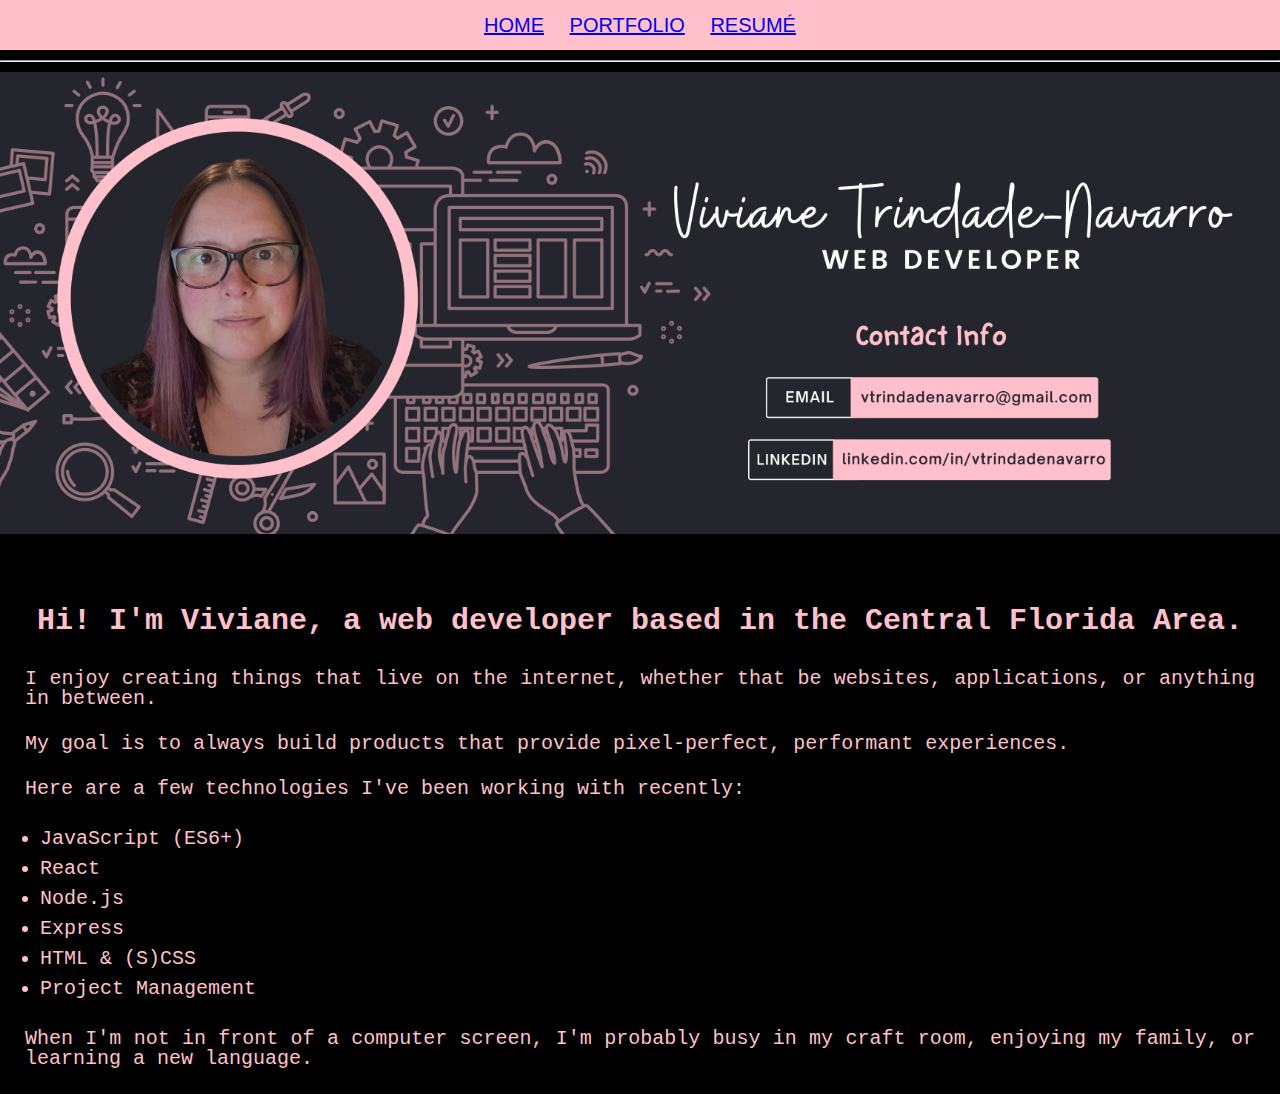
<file: index.html>
<!DOCTYPE html>
<html lang="en">
<head>
    <meta charset="UTF-8">
    <meta name="viewport" content="width=device-width, initial-scale=1.0">
    <title>Viviane Trindade-Navarro | Web Developer</title>
    <link rel="stylesheet" href="./Style/style.css">
</head>
<body>
    <nav id="navbar">
        <ul class="navigationbar">
            <li><a href="index.html">Home</a></li>
            <li><a href="portfolio.html">Portfolio</a></li>
            <li><a href="resume.html">Resumé</a></li>
        </ul> 
    </nav>
    <hr>
    <div>    
        <img src="./Images/Contact Info.png" alt="Profile Picture"></img>
    </div> 
    <br>
    <div>
        <h2>Hi! I'm Viviane, a web developer based in the Central Florida Area.</h2>
        <p>I enjoy creating things that live on the internet, whether that be websites, applications, or anything in between.</p> 
        <p>My goal is to always build products that provide pixel-perfect, performant experiences.</p>
        <p>Here are a few technologies I've been working with recently:</p>
        <div class="ul"> 
            <ul>
                <li>JavaScript (ES6+)</li>
                <li>React</li>
                <li>Node.js</li>
                <li>Express</li>
                <li>HTML & (S)CSS</li>
                <li>Project Management</li>
            </ul>
        </div>
    </div>
        <p>When I'm not in front of a computer screen, I'm probably busy in my craft room, enjoying my family, or learning a new language.</p>    
</body>
</html>
</file>
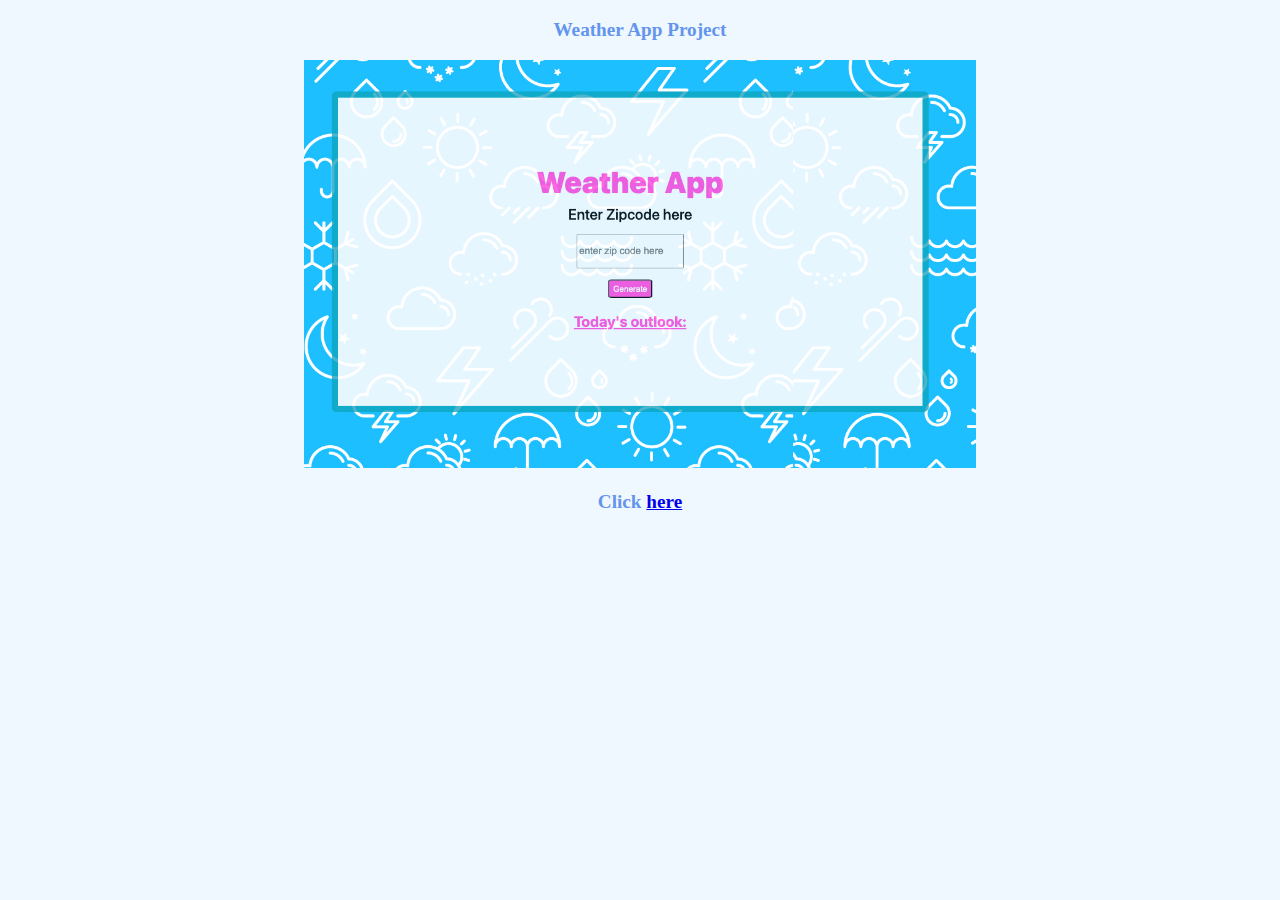
<file: portfolio.html>
<!DOCTYPE html>
<html lang="en">
  <head>
    <meta charset="UTF-8" />
    <meta name="viewport" content="width=device-width, initial-scale=1.0" />
    <link rel="stylesheet" href="/Style/portfoliostyle.css"> </link>
    <title>Portfolio</title>
  </head>
  <body>
    <div>
      <p>Weather App Project</p>
      <img src="./Images/Screenshot 2025-03-02 at 4.04.43 PM.png">
      <p> Click <a href="https://vtrinnav.github.io/Weather-App-2023/">here</a></p>
  </div>
  </body>
</html>
</file>
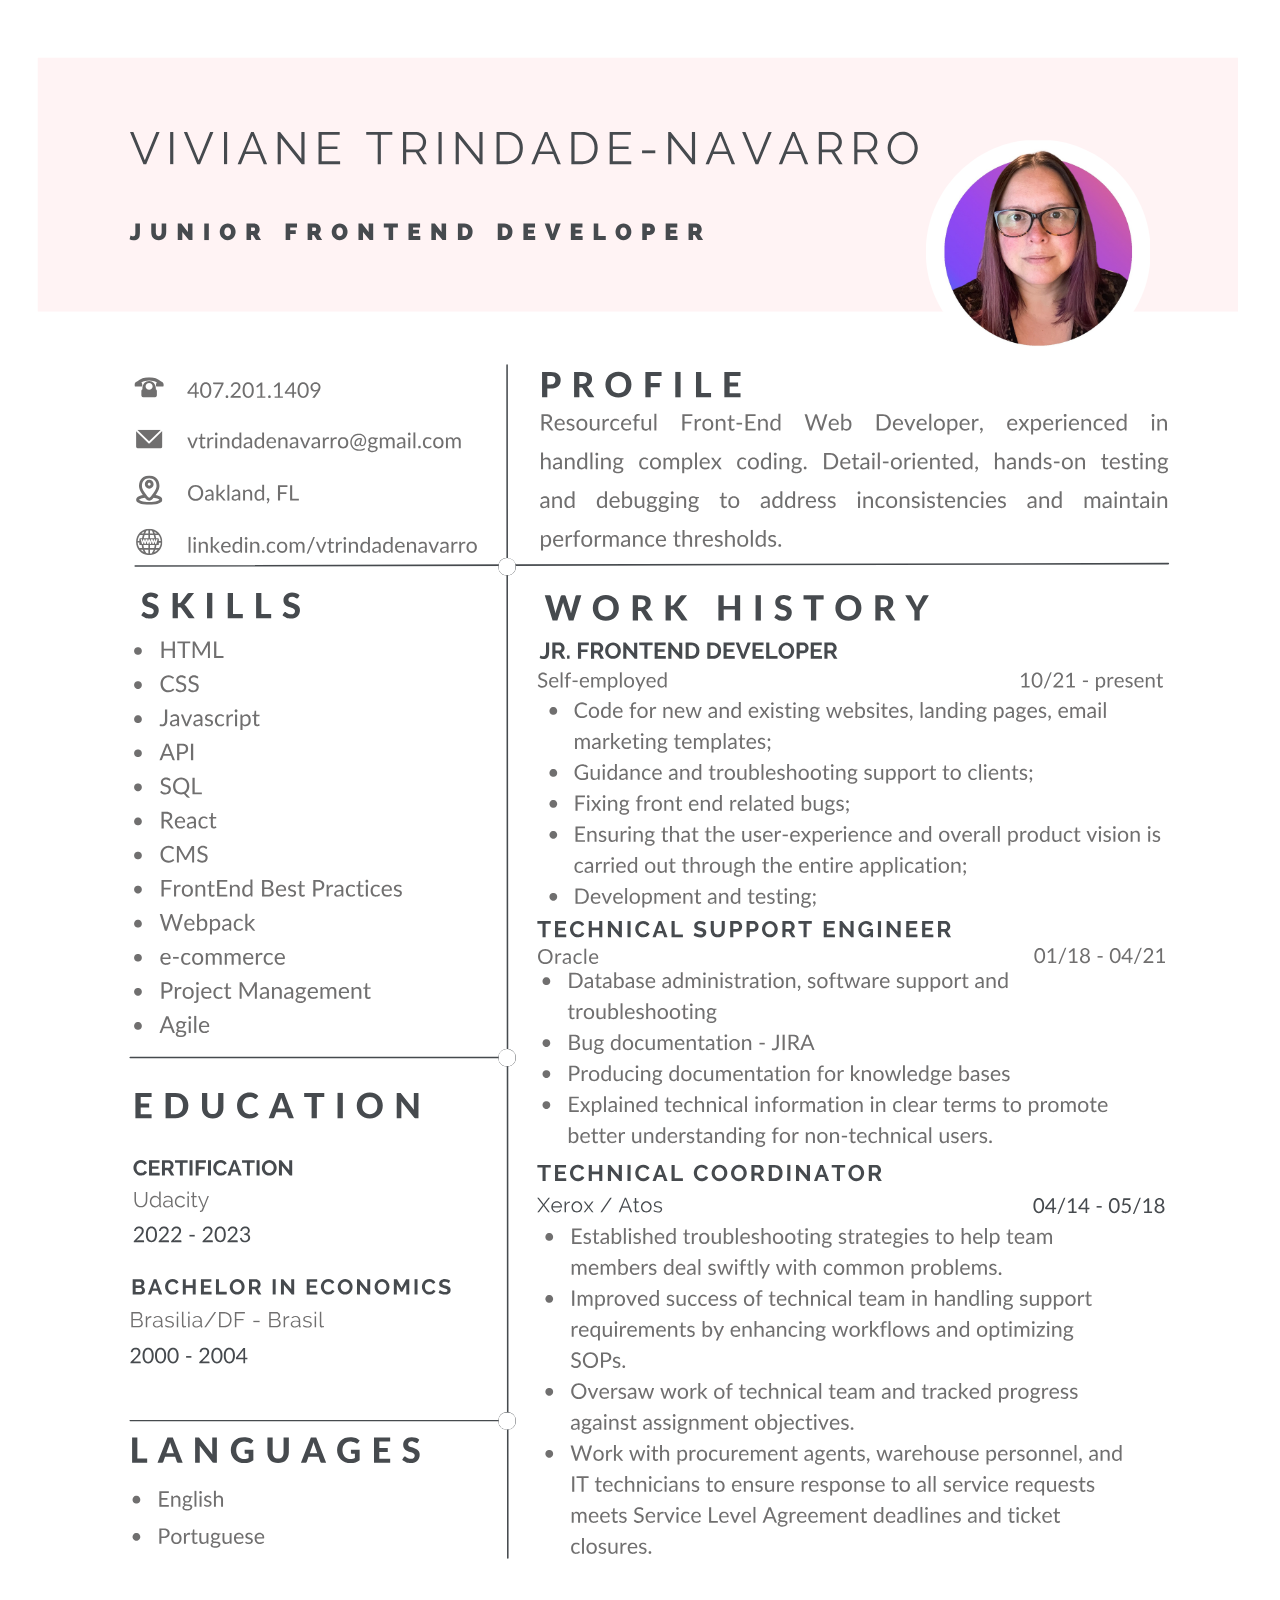
<file: resume.html>
<!DOCTYPE html>
<html>
    <head>
        <meta charset="utf-8">
        <title>Resumé</title>
        <meta name="viewport" content="width=device-width, initial-scale=1">
        <link rel="stylesheet" href="">
    </head>
    <body>
       <img src="./Images/VTN_ResumeforWebsite.svg" alt="Resume" width="100%" height="100%" ></img>
    </body>
</html>
</file>
<file: Style/style.css>
body{
    background-color: black;
    font-family: 'Courier New', Courier, monospace;
    font-size: 20px;
    font-weight: 400;
    line-height: 1.5;
    color: pink;
    text-align: left;
    margin: 0;
    padding: 0;
}
#navbar{
    background-color: pink;
    width: 100%;
    height: 50px;
}
.navigationbar{
    font-family: 'Franklin Gothic Medium', 'Arial Narrow', Arial, sans-serif;
    font-size: 20px;
    font-weight: 500;
    color: whitesmoke;
    text-align: center;
    text-transform: uppercase;
    margin: 0;
    padding: 0;
}
.navigationbar li{
    display: inline-block;
    padding: 10px;
}
img{
    width: 100%;
    height: auto;
    margin: 0;
    padding: 0;
}
div{
    margin: 0;
    padding: 0;  
}
h2{
    margin-left: 0;
    padding: 0;
    text-align: center;
}
p{
    margin: 25px;
    padding: 0;
    line-height: 1;
    text-align: justify;
}
.ul{
    margin: 0;
    padding: 0;
}
</file>
<file: Style/portfoliostyle.css>
body {
  background-color: aliceblue;
}

div {
  text-align: center;
}

p {
  font-size: larger;
  font-weight: bold;
  color: cornflowerblue;
}

img {
  width: 7in;
}
</file>
